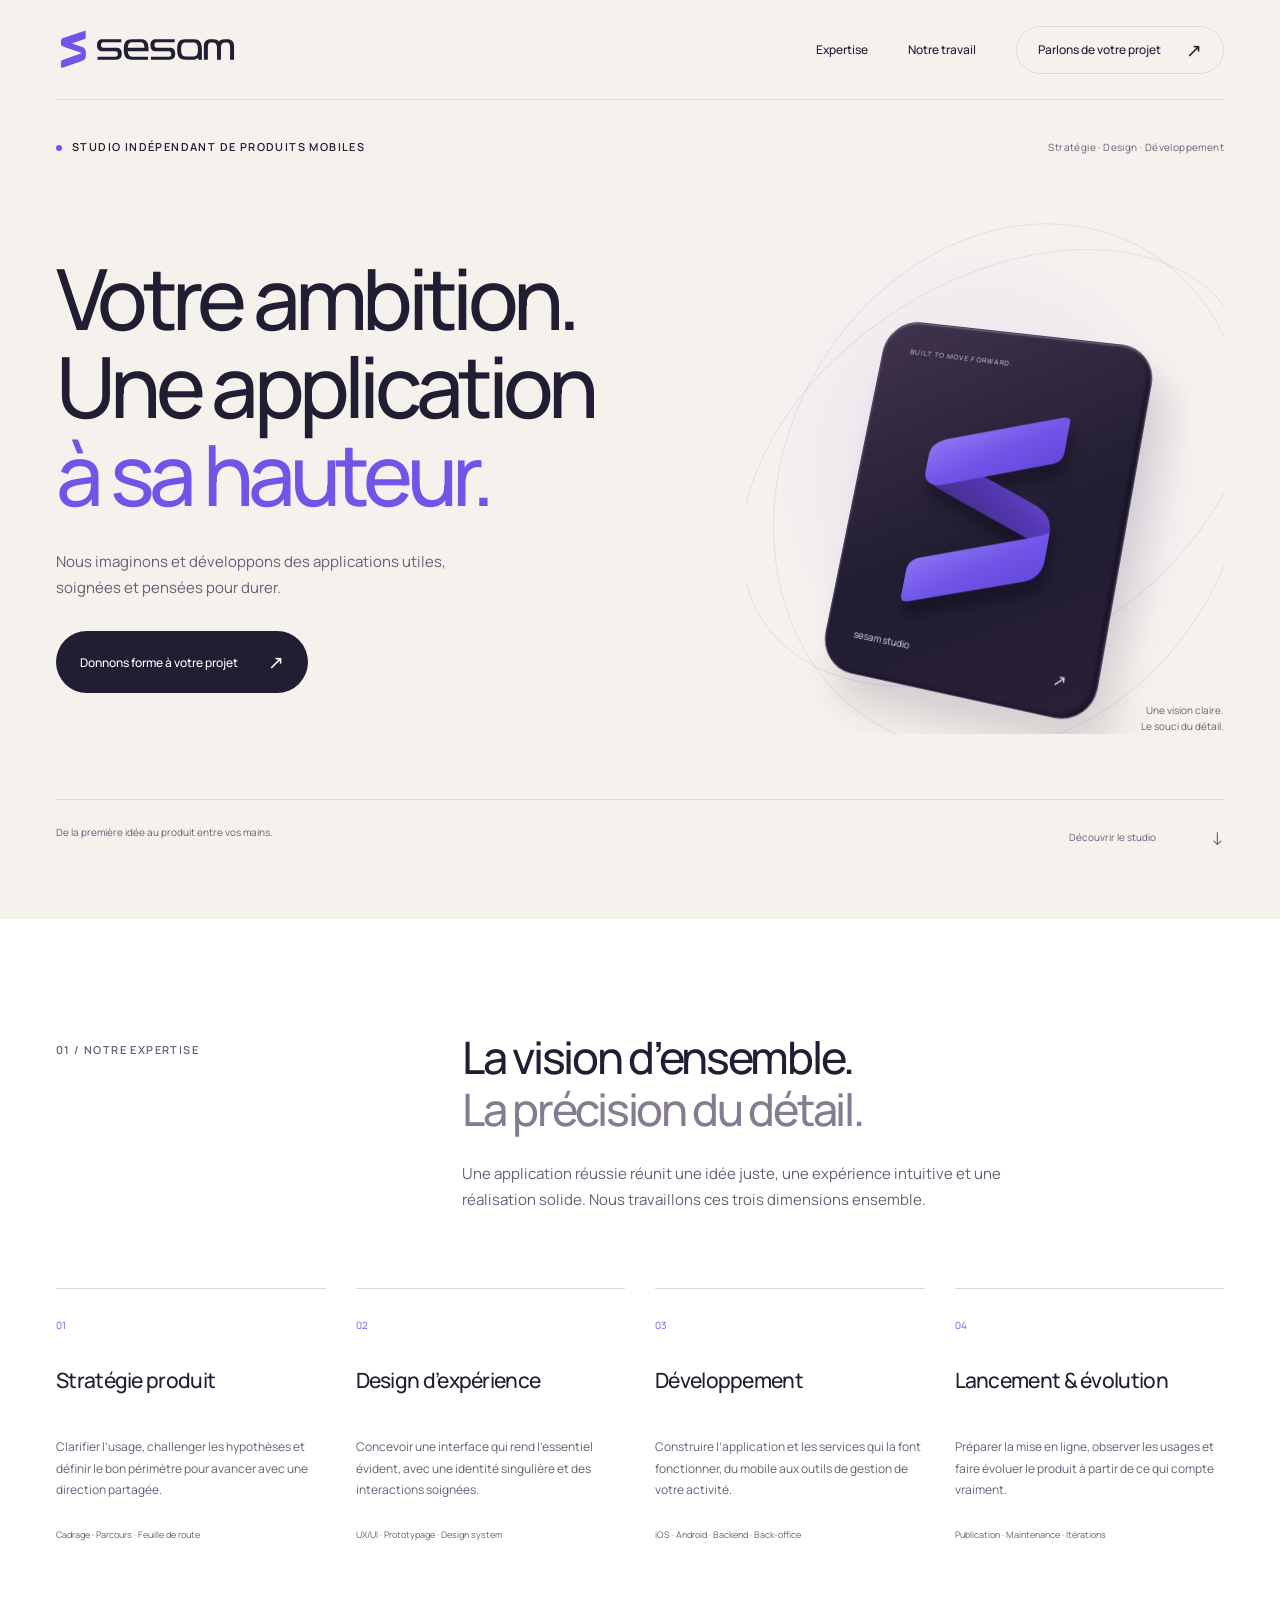
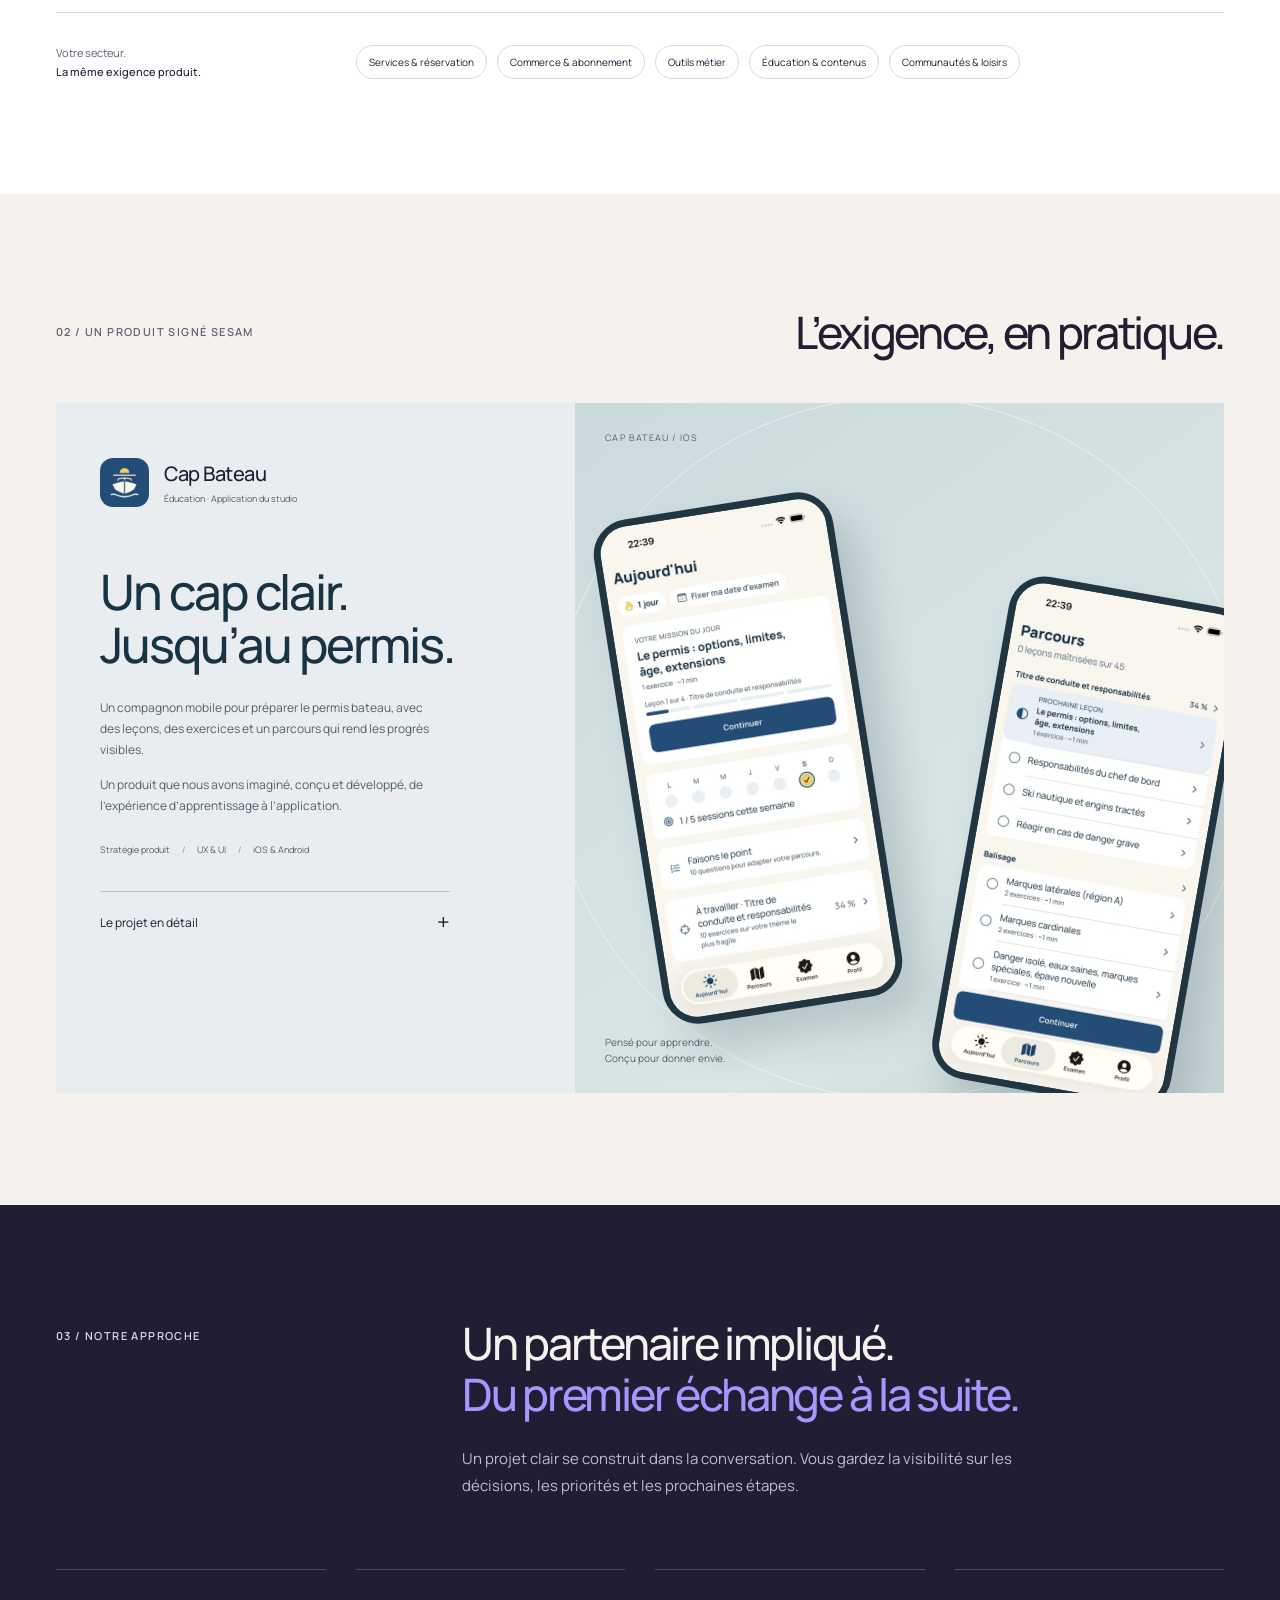
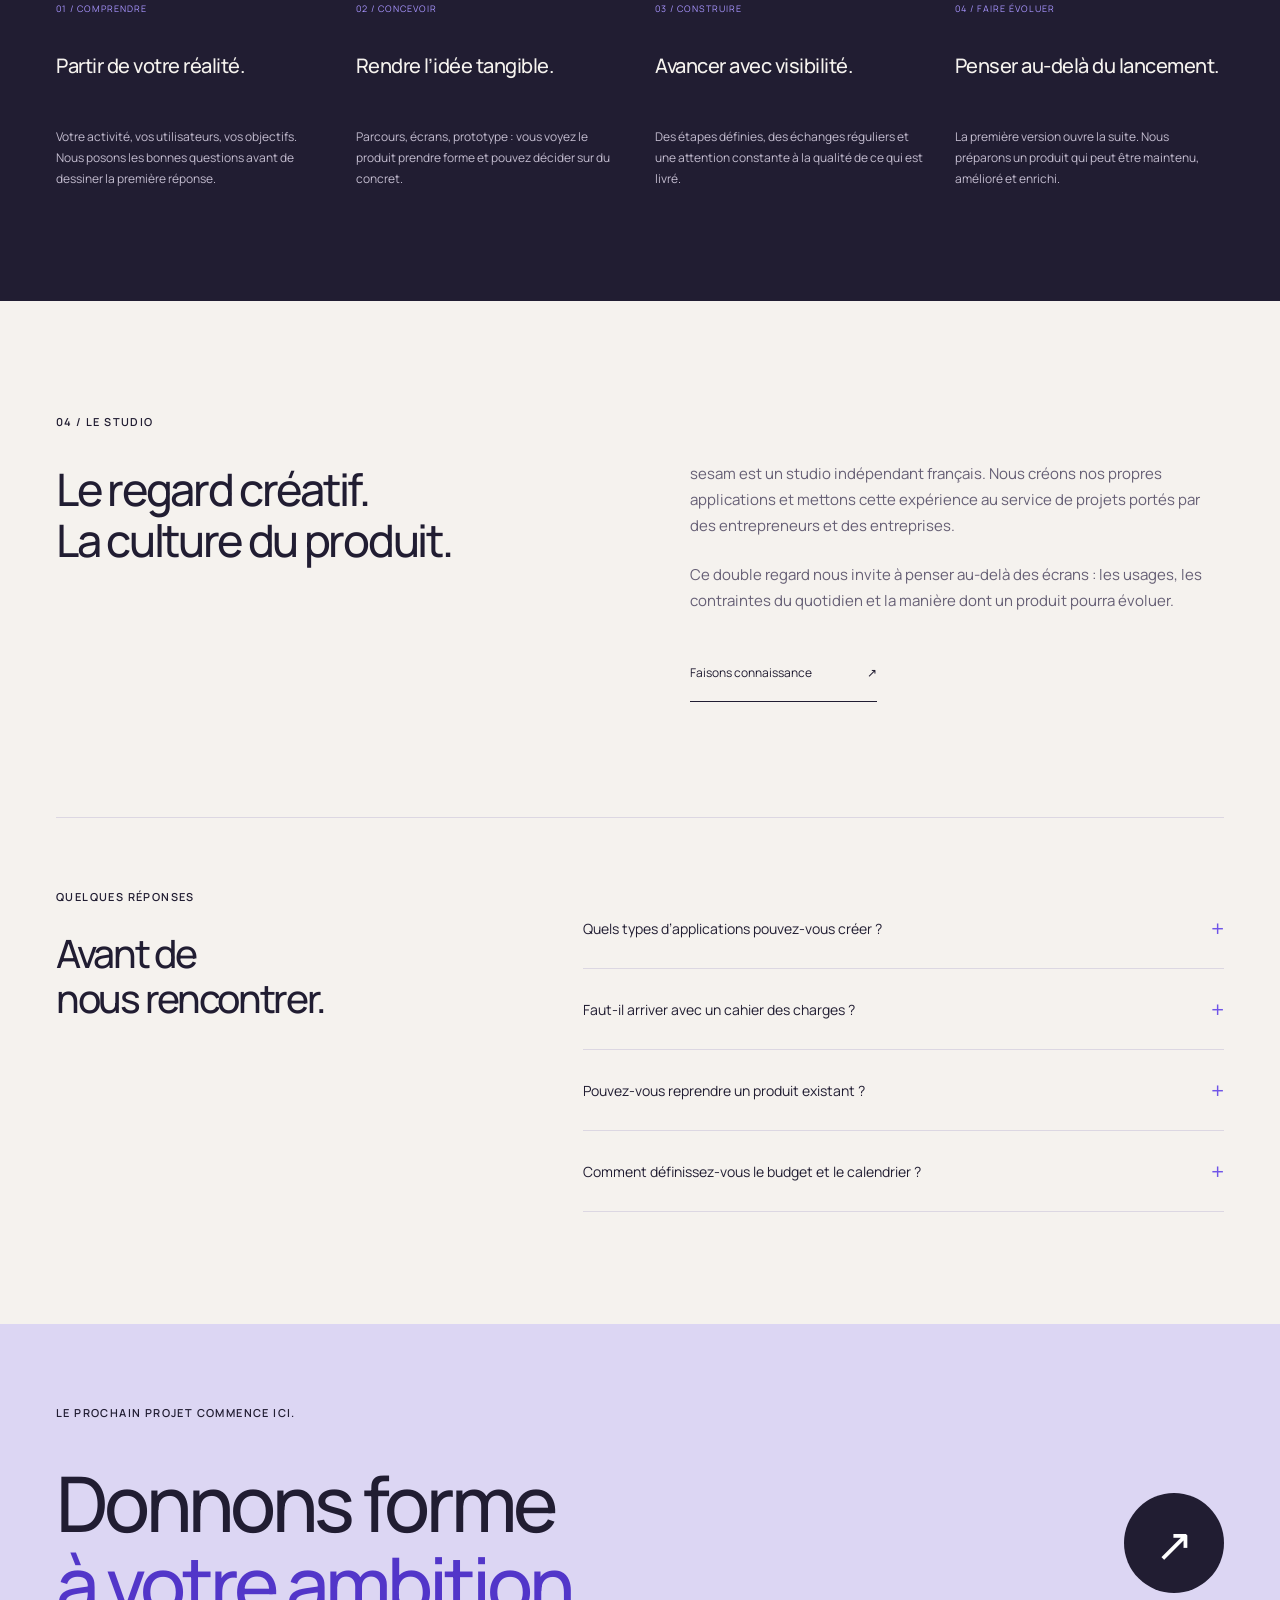
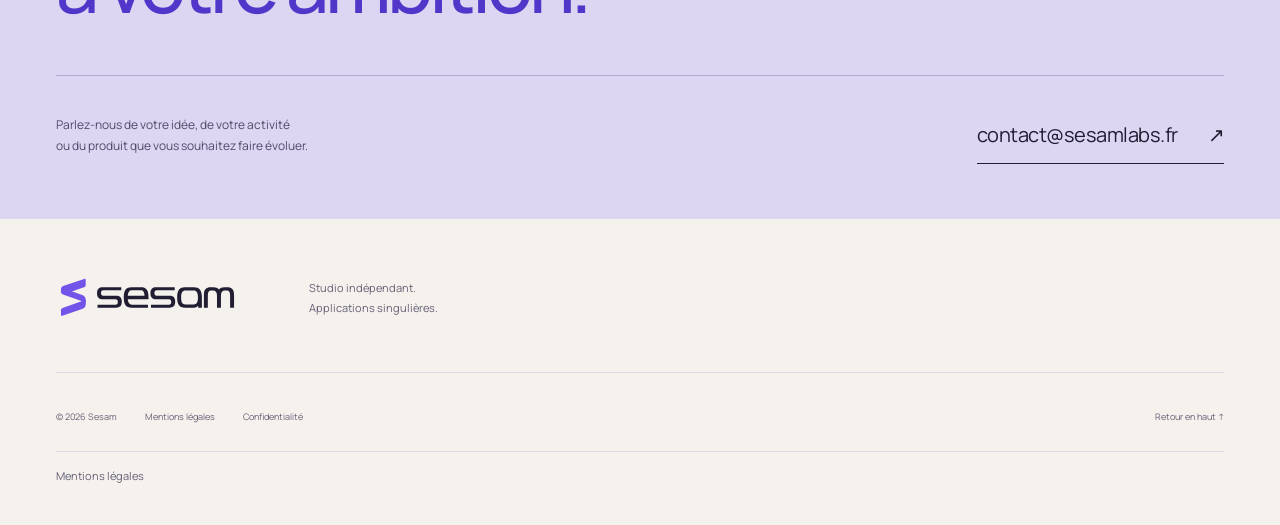
<file: index.html>
<!DOCTYPE html>
<html lang="fr">
<head>
  <meta name="sesam-release" content="f03698fe31d5a8854bf81db31052a1485d4e2d13">
  <meta charset="utf-8">
  <meta name="viewport" content="width=device-width, initial-scale=1">
  <title>Sesam — Studio de création d’applications</title>
  <meta name="description" content="Sesam conçoit et développe des applications mobiles pour les entrepreneurs et les entreprises. Stratégie produit, design et développement iOS et Android.">
  <link rel="canonical" href="https://sesamlabs.fr/">
  <meta name="theme-color" media="(prefers-color-scheme: light)" content="#F5F2EE">
  <meta name="theme-color" media="(prefers-color-scheme: dark)" content="#F5F2EE">
  <meta property="og:type" content="website">
  <meta property="og:site_name" content="Sesam">
  <meta property="og:locale" content="fr_FR">
  <meta property="og:title" content="Sesam — Des applications à la hauteur de vos ambitions">
  <meta property="og:description" content="Sesam conçoit et développe des applications mobiles pour les entrepreneurs et les entreprises. Stratégie produit, design et développement iOS et Android.">
  <meta property="og:url" content="https://sesamlabs.fr/">
  <meta property="og:image" content="https://sesamlabs.fr/assets/og.png">
  <meta property="og:image:width" content="1200">
  <meta property="og:image:height" content="630">
  <meta property="og:image:alt" content="Sesam, studio de création d’applications mobiles.">
  <meta name="twitter:card" content="summary_large_image">
  <link rel="icon" href="assets/favicon.svg" type="image/svg+xml">
  <link rel="icon" href="assets/favicon-32.png" type="image/png" sizes="32x32">
  <link rel="apple-touch-icon" href="assets/apple-touch-icon.png">
  <link rel="preload" href="assets/fonts/Manrope-Variable-latin.woff2" as="font" type="font/woff2" crossorigin>
  <link rel="stylesheet" href="styles.css">
  <script type="application/ld+json">
  {
    "@context": "https://schema.org",
    "@type": "Organization",
    "name": "Sesam",
    "url": "https://sesamlabs.fr/",
    "logo": "https://sesamlabs.fr/assets/apple-touch-icon.png",
    "email": "contact@sesamlabs.fr",
    "foundingDate": "2026",
    "areaServed": "FR",
    "description": "Studio indépendant d'applications mobiles."
  }
  </script>
</head>
<body>
<a class="skip-link" href="#main">Aller au contenu</a>
<header class="site-header"><div class="wrap header-inner">
<a class="wordmark" href="#top" aria-label="Sesam, accueil"><picture><source srcset="assets/symbol.svg" media="(max-width: 23.74em)"><img src="assets/lockup.svg" alt="" width="183" height="47"></picture></a>
<nav class="site-nav" aria-label="Navigation principale"><a href="#expertise">Expertise</a><a href="#applications">Notre travail</a><a class="nav-contact" href="#contact">Parlons de votre projet <span aria-hidden="true">↗</span></a></nav>
</div></header>
<main id="main">
<section class="hero wrap" id="top" aria-labelledby="hero-title">
<div class="hero-top"><p class="eyebrow"><span class="status-dot" aria-hidden="true"></span>Studio indépendant de produits mobiles</p><span class="hero-location">Stratégie · Design · Développement</span></div>
<div class="hero-layout"><div class="hero-copy"><h1 id="hero-title">Votre ambition.<br>Une application<br><span>à sa hauteur.</span></h1>
<p class="hero-description">Nous imaginons et développons des applications utiles, soignées et pensées pour durer.</p>
<a class="button button-dark" href="#contact">Donnons forme à votre projet <span aria-hidden="true">↗</span></a>
</div>
<div class="hero-art" aria-hidden="true"><div class="orbit orbit-one"></div><div class="orbit orbit-two"></div><div class="object-shadow"></div><div class="studio-object"><span class="object-caption">BUILT TO MOVE FORWARD.</span>
<svg viewBox="0 0 140 190" class="object-mark" focusable="false"><defs><linearGradient id="ribbonFront" x1="0" y1="0" x2="1" y2="1"><stop stop-color="#A895FF"/><stop offset=".52" stop-color="#7055E8"/><stop offset="1" stop-color="#563BCC"/></linearGradient><linearGradient id="ribbonBack" x1="0" y1="1" x2="1" y2="0"><stop stop-color="#37245E"/><stop offset=".6" stop-color="#5236AE"/><stop offset="1" stop-color="#7055E8"/></linearGradient></defs><g transform="translate(20 20)"><path d="M0 47C0 40 6 37 15 40L86 65C96 69 100 75 100 84V106C100 98 95 93 86 90L14 65C5 62 0 56 0 47Z" fill="url(#ribbonBack)"/><path d="M100 2V24C100 29 98 32 93 34L15 61C6 64 0 60 0 53V41C0 34 4 30 12 27L94 0C98-1 100-1 100 2Z" fill="url(#ribbonFront)"/><path d="M100 83V103C100 111 96 117 88 120L6 149C2 150 0 149 0 145V127C0 122 3 118 9 116L86 89C94 86 98 84 100 83Z" fill="url(#ribbonFront)"/></g></svg>
<span class="object-bottom"><span>sesam studio</span><span>↗</span></span></div><span class="art-note">Une vision claire.<br>Le souci du détail.</span></div></div>
<div class="hero-foot"><span>De la première idée au produit entre vos mains.</span><a href="#expertise">Découvrir le studio <span aria-hidden="true">↓</span></a></div>
</section>
<section class="intro section" id="expertise" aria-labelledby="expertise-title"><div class="wrap">
<div class="section-heading"><p class="eyebrow">01 / Notre expertise</p><div><h2 id="expertise-title">La vision d’ensemble.<br><span class="quiet">La précision du détail.</span></h2><p class="section-description">Une application réussie réunit une idée juste, une expérience intuitive et une réalisation solide. Nous travaillons ces trois dimensions ensemble.</p></div></div>
<div class="services">
<article class="service"><span class="service-number">01</span><h3>Stratégie produit</h3><p>Clarifier l’usage, challenger les hypothèses et définir le bon périmètre pour avancer avec une direction partagée.</p><span class="service-deliverable">Cadrage · Parcours · Feuille de route</span></article>
<article class="service"><span class="service-number">02</span><h3>Design d’expérience</h3><p>Concevoir une interface qui rend l’essentiel évident, avec une identité singulière et des interactions soignées.</p><span class="service-deliverable">UX/UI · Prototypage · Design system</span></article>
<article class="service"><span class="service-number">03</span><h3>Développement</h3><p>Construire l’application et les services qui la font fonctionner, du mobile aux outils de gestion de votre activité.</p><span class="service-deliverable">iOS · Android · Backend · Back-office</span></article>
<article class="service"><span class="service-number">04</span><h3>Lancement &amp; évolution</h3><p>Préparer la mise en ligne, observer les usages et faire évoluer le produit à partir de ce qui compte vraiment.</p><span class="service-deliverable">Publication · Maintenance · Itérations</span></article>
</div>
<div class="universes"><p>Votre secteur.<br><strong>La même exigence produit.</strong></p><ul><li>Services &amp; réservation</li><li>Commerce &amp; abonnement</li><li>Outils métier</li><li>Éducation &amp; contenus</li><li>Communautés &amp; loisirs</li></ul></div>
</div></section>
<section class="work section" id="applications" aria-labelledby="work-title"><div class="wrap">
<div class="work-heading"><p class="eyebrow">02 / Un produit signé sesam</p><h2 id="work-title">L’exigence, en pratique.</h2></div>
<article class="featured"><div class="project-copy"><div class="project-brand"><img src="assets/capbateau-icon.png" width="64" height="64" alt="Icône Cap Bateau"><div><h3>Cap Bateau</h3><span>Éducation · Application du studio</span></div></div><h4>Un cap clair.<br>Jusqu’au permis.</h4><p>Un compagnon mobile pour préparer le permis bateau, avec des leçons, des exercices et un parcours qui rend les progrès visibles.</p><p>Un produit que nous avons imaginé, conçu et développé, de l’expérience d’apprentissage à l’application.</p><ul class="project-tags"><li>Stratégie produit</li><li>UX &amp; UI</li><li>iOS &amp; Android</li></ul>
<details class="project-details"><summary>Le projet en détail <span aria-hidden="true">+</span></summary><div><p><strong>Le besoin.</strong> Aider les candidats à réviser régulièrement et à identifier les notions à travailler.</p><p><strong>La réponse.</strong> Une mission du jour, un parcours par thème et des examens blancs, dans une interface pensée pour des sessions courtes.</p><p><strong>Notre rôle.</strong> Un produit du studio : conception, design, développement mobile et services associés.</p></div></details>
</div><div class="project-visual"><span class="visual-caption">CAP BATEAU / IOS</span><div class="phone phone-back"><img src="assets/capbateau-path.webp" width="480" height="1044" alt="Cap Bateau : le parcours de révision organisé par thème" loading="lazy"></div><div class="phone phone-front"><img src="assets/capbateau-today.webp" width="480" height="1044" alt="Cap Bateau : la mission du jour et le suivi des révisions" loading="lazy"></div><span class="visual-bottom">Pensé pour apprendre.<br>Conçu pour donner envie.</span></div></article>
</div></section>
<section class="approach section" id="approche" aria-labelledby="approach-title"><div class="wrap">
<div class="section-heading"><p class="eyebrow">03 / Notre approche</p><div><h2 id="approach-title">Un partenaire impliqué.<br><span class="quiet">Du premier échange à la suite.</span></h2><p class="section-description">Un projet clair se construit dans la conversation. Vous gardez la visibilité sur les décisions, les priorités et les prochaines étapes.</p></div></div>
<div class="steps"><article><span>01 / COMPRENDRE</span><h3>Partir de votre réalité.</h3><p>Votre activité, vos utilisateurs, vos objectifs. Nous posons les bonnes questions avant de dessiner la première réponse.</p></article><article><span>02 / CONCEVOIR</span><h3>Rendre l’idée tangible.</h3><p>Parcours, écrans, prototype : vous voyez le produit prendre forme et pouvez décider sur du concret.</p></article><article><span>03 / CONSTRUIRE</span><h3>Avancer avec visibilité.</h3><p>Des étapes définies, des échanges réguliers et une attention constante à la qualité de ce qui est livré.</p></article><article><span>04 / FAIRE ÉVOLUER</span><h3>Penser au-delà du lancement.</h3><p>La première version ouvre la suite. Nous préparons un produit qui peut être maintenu, amélioré et enrichi.</p></article></div>
</div></section>
<section class="studio section" id="philosophie" aria-labelledby="studio-title"><div class="wrap studio-layout"><div><p class="eyebrow">04 / Le studio</p><h2 id="studio-title">Le regard créatif.<br>La culture du produit.</h2></div><div class="studio-copy"><p>sesam est un studio indépendant français. Nous créons nos propres applications et mettons cette expérience au service de projets portés par des entrepreneurs et des entreprises.</p><p>Ce double regard nous invite à penser au-delà des écrans : les usages, les contraintes du quotidien et la manière dont un produit pourra évoluer.</p><a class="text-link" href="#contact">Faisons connaissance <span aria-hidden="true">↗</span></a></div></div></section>
<section class="faq section" aria-labelledby="faq-title"><div class="wrap faq-layout"><div><p class="eyebrow">Quelques réponses</p><h2 id="faq-title">Avant de<br>nous rencontrer.</h2></div><div class="questions">
<details><summary>Quels types d’applications pouvez-vous créer ? <span aria-hidden="true">+</span></summary><p>Des applications grand public aux outils métier : réservation, commerce, contenus, communautés, services ou apprentissage. Nous partons des usages et des contraintes de votre projet pour définir la bonne solution.</p></details>
<details><summary>Faut-il arriver avec un cahier des charges ? <span aria-hidden="true">+</span></summary><p>Non. Une idée, un besoin métier ou un problème utilisateur suffit pour commencer la conversation. Le cadrage permet ensuite de préciser le périmètre, les priorités et les livrables.</p></details>
<details><summary>Pouvez-vous reprendre un produit existant ? <span aria-hidden="true">+</span></summary><p>Oui, après avoir étudié le produit, son code et vos objectifs. Cette première analyse permet de proposer un périmètre adapté : refonte d’expérience, nouvelles fonctionnalités ou évolution technique.</p></details>
<details><summary>Comment définissez-vous le budget et le calendrier ? <span aria-hidden="true">+</span></summary><p>À partir du périmètre, de la complexité et des contraintes identifiées ensemble. Nous privilégions une proposition explicite sur les livrables et les étapes, plutôt qu’une promesse standard avant d’avoir compris le projet.</p></details>
</div></div></section>
<section class="contact section" id="contact" aria-labelledby="contact-title"><div class="wrap"><p class="eyebrow">Le prochain projet commence ici.</p><div class="contact-heading"><h2 id="contact-title">Donnons forme<br><span>à votre ambition.</span></h2><a class="contact-arrow" href="mailto:contact@sesamlabs.fr?subject=Un%20projet%20avec%20Sesam" aria-label="Écrire à Sesam pour parler de votre projet">↗</a></div><div class="contact-bottom"><p>Parlez-nous de votre idée, de votre activité<br>ou du produit que vous souhaitez faire évoluer.</p><a href="mailto:contact@sesamlabs.fr?subject=Un%20projet%20avec%20Sesam">contact@sesamlabs.fr <span aria-hidden="true">↗</span></a></div></div></section>
</main>
<footer class="site-footer"><div class="wrap"><div class="footer-top"><a class="wordmark" href="#top" aria-label="Sesam, retour en haut de page"><picture><source srcset="assets/symbol.svg" media="(max-width: 23.74em)"><img src="assets/lockup.svg" alt="" width="183" height="47"></picture></a><p>Studio indépendant.<br>Applications singulières.</p></div><div class="footer-bottom"><span>© 2026 Sesam</span><a href="#mentions-legales">Mentions légales</a><a href="mailto:privacy@sesamlabs.fr">Confidentialité</a><a href="#top">Retour en haut ↑</a></div><details class="legal" id="mentions-legales">
        <summary>Mentions légales</summary>
        <p>Ce site est édité par Victor Morel, entrepreneur individuel exerçant sous le nom commercial Sesam, SIRET 992 008 607 00010, 25 rue du Landy, 93400 Saint-Ouen-sur-Seine, contact@sesamlabs.fr. Directeur de la publication&nbsp;: Victor Morel.</p>
        <p>Hébergement&nbsp;: GitHub, Inc., 88 Colin P. Kelly Jr. Street, San Francisco, CA 94107, États-Unis (GitHub Pages).</p>
        <p>Ce site ne dépose aucun cookie et Sesam n'y collecte aucune donnée personnelle. Pour servir les pages et protéger le service, l'hébergeur traite techniquement l'adresse IP des visiteurs dans ses journaux, selon sa propre politique de confidentialité. Les applications éditées par Sesam ont chacune leurs propres conditions d'utilisation et politique de confidentialité, accessibles depuis l'application.</p>
      </details></div></footer>
</body></html>
</file>
<file: styles.css>
@import url("tokens.css");
:root{color-scheme:light;--paper:var(--sesam-brand-offwhite);--ink:var(--sesam-brand-aubergine);--iris:var(--sesam-brand-iris);--muted:var(--sesam-brand-muted);--lilac:var(--sesam-brand-lilac);--line:#dcd7e2;--font-body:"Manrope",Arial,sans-serif}
*{box-sizing:border-box}html{scroll-behavior:auto;scroll-padding-top:104px}body{margin:0;background:var(--paper);color:var(--ink);font-family:var(--font-body);-webkit-font-smoothing:antialiased}a{color:inherit;text-decoration:none}img{display:block;max-width:100%;height:auto}button,a,summary{-webkit-tap-highlight-color:transparent}a:focus-visible,summary:focus-visible{outline:3px solid var(--iris);outline-offset:6px}p{margin:0;line-height:1.75}h1,h2,h3,h4{margin:0;font-weight:500}ul{list-style:none;padding:0;margin:0}.wrap{width:min(1320px,calc(100% - 112px));margin-inline:auto}.section{padding:112px 0}.eyebrow{font-size:11px;font-weight:600;letter-spacing:1.4px;text-transform:uppercase;line-height:1.6}.skip-link{position:fixed;top:-100px;left:20px;padding:15px;background:var(--ink);color:white;z-index:100}.skip-link:focus{top:15px}.site-header{position:sticky;top:0;background:rgba(245,242,238,.96);backdrop-filter:blur(18px);z-index:20}.header-inner{display:flex;align-items:center;justify-content:space-between;min-height:100px;border-bottom:1px solid var(--line)}.wordmark{display:inline-flex;align-items:center;min-height:48px;flex:none}.wordmark img{width:183px}.site-nav{display:flex;gap:40px;align-items:center;font-size:12px;font-weight:500}.site-nav>a{min-height:48px;display:flex;align-items:center}.site-nav>a:hover{color:var(--iris)}.nav-contact{border:1px solid var(--line);padding:0 21px;border-radius:30px;gap:25px}.nav-contact span{font-size:19px}.hero{padding-top:38px}.hero-top{display:flex;justify-content:space-between;align-items:center}.status-dot{display:inline-block;width:6px;height:6px;background:var(--iris);border-radius:50%;margin-right:10px}.hero-location{font-size:10px;color:var(--muted);letter-spacing:.4px}.hero-layout{display:grid;grid-template-columns:1.4fr 1fr;gap:20px;align-items:center;padding:58px 0 65px}.hero-copy{position:relative;z-index:2}h1{font-size:clamp(62px,6.6vw,104px);line-height:1.045;letter-spacing:-5.7px;font-weight:500}h1 span{color:var(--iris)}.hero-description{max-width:450px;font-size:15px;color:var(--muted);margin:30px 0}.button{display:inline-flex;align-items:center;justify-content:space-between;gap:30px;padding:18px 24px;border-radius:32px;font-size:12px;font-weight:500;min-height:54px;transition:background .18s,color .18s,transform .18s}.button-dark{background:var(--ink);color:white}.button:hover{background:var(--iris);color:white;transform:translateY(-2px)}.button span{font-size:19px}.hero-art{position:relative;height:520px;display:grid;place-items:center;isolation:isolate;overflow:hidden}.hero-art::before{content:"";position:absolute;inset:0;background:radial-gradient(ellipse,#dcd6f3a8 0%,transparent 68%);z-index:-1}.orbit{position:absolute;left:-6%;top:13%;width:117%;height:72%;border:1px solid #cdc4df70;border-radius:50%;transform:rotate(-33deg)}.orbit-two{width:95%;height:105%;left:8%;top:0;transform:rotate(28deg)}.studio-object{width:285px;height:370px;border:1px solid #544264;border-radius:36px;background:linear-gradient(150deg,#41334e,#211d32 56%,#292039);box-shadow:18px 30px 35px #211d3225,inset 0 1px 2px #ffffff50,inset -5px -2px 3px #05000f50;transform:perspective(1000px) rotateY(-15deg) rotateX(8deg) rotateZ(9deg);position:relative;display:flex;align-items:center;justify-content:center}.object-caption{position:absolute;top:27px;left:30px;font-size:7px;color:var(--lilac);letter-spacing:1.3px}.object-mark{width:195px;height:264px;filter:drop-shadow(5px 14px 6px #07021355)}.object-bottom{position:absolute;bottom:24px;left:30px;right:30px;color:var(--lilac);font-size:10px;display:flex;justify-content:space-between}.object-bottom>span:last-child{font-size:16px}.art-note{position:absolute;bottom:0;right:0;font-size:10px;line-height:1.6;color:var(--muted);text-align:right}.hero-foot{display:flex;justify-content:space-between;border-top:1px solid var(--line);padding:25px 0;font-size:10px;color:var(--muted)}.hero-foot a{display:flex;align-items:center;gap:55px}.hero-foot span:last-child{font-size:18px}.intro{background:#fff;margin-top:45px}.section-heading{display:grid;grid-template-columns:1fr 2.2fr;gap:60px}.section-heading>.eyebrow{padding-top:10px;color:var(--muted)}h2{font-size:clamp(35px,3.5vw,55px);line-height:1.16;letter-spacing:-2.3px}.quiet{color:#847c92}.section-description{font-size:15px;color:var(--muted);max-width:600px;margin-top:26px}.services{display:grid;grid-template-columns:repeat(4,1fr);gap:30px;margin-top:75px}.service{border-top:1px solid var(--line);padding-top:23px}.service-number{font-size:10px;color:var(--iris)}.service h3{font-size:21px;letter-spacing:-.7px;margin:32px 0 18px;min-height:52px}.service p{font-size:12px;color:var(--muted);line-height:1.8}.service-deliverable{font-size:9px;display:block;margin-top:26px;color:var(--muted);line-height:1.7}.universes{margin-top:70px;padding-top:30px;border-top:1px solid var(--line);display:flex;gap:70px;align-items:center}.universes p{font-size:11px;flex:0 0 230px;color:var(--muted)}.universes strong{color:var(--ink);font-weight:500}.universes ul{display:flex;gap:10px;flex-wrap:wrap}.universes li{font-size:10px;padding:9px 12px;border:1px solid var(--line);border-radius:30px}.work-heading{display:flex;justify-content:space-between;align-items:center;margin-bottom:45px}.work-heading .eyebrow{color:var(--muted)}.featured{display:grid;grid-template-columns:1fr 1.25fr;background:#e9edf0;overflow:hidden}.project-copy{padding:55px 44px;position:relative;z-index:2}.project-brand{display:flex;align-items:center;gap:15px}.project-brand img{width:49px;border-radius:13px}.project-brand h3{font-size:20px;letter-spacing:-.5px}.project-brand span{font-size:9px;color:#50616b;display:block;margin-top:5px}.project-copy h4{font-size:49px;letter-spacing:-2px;line-height:1.1;margin:58px 0 25px;color:#183344}.project-copy>p{font-size:12px;color:#50616b;margin-top:14px;max-width:330px}.project-tags{display:flex;flex-wrap:wrap;gap:12px;margin-top:27px}.project-tags li{font-size:9px;color:#50616b}.project-tags li+li::before{content:"/";margin-right:12px;color:#8c9ba3}.project-details{margin-top:35px;max-width:350px;border-top:1px solid #b7c2c8}.project-details summary{font-size:12px;cursor:pointer;display:flex;justify-content:space-between;align-items:center;min-height:60px}.project-details summary span{font-size:22px}.project-details p{font-size:11px;margin-bottom:14px;color:#50616b}.project-visual{position:relative;min-height:690px;background:linear-gradient(145deg,#ccdadd,#dae5e5 70%,#c6d5d6);overflow:hidden}.project-visual::before{content:"";width:700px;height:700px;border:1px solid #ffffff80;border-radius:50%;position:absolute;left:50%;top:50%;transform:translate(-50%,-50%)}.visual-caption{position:absolute;left:30px;top:28px;font-size:9px;letter-spacing:1.2px;color:#50616b}.phone{position:absolute;width:242px;border:5px solid #203643;border-radius:36px;background:#203643;padding:2px;box-shadow:20px 28px 40px #233c4930;overflow:hidden}.phone img{width:100%;border-radius:28px}.phone-back{right:2%;top:185px;transform:rotate(10deg)}.phone-front{left:8%;top:100px;transform:rotate(-9deg)}.visual-bottom{position:absolute;bottom:27px;left:30px;font-size:10px;line-height:1.6;color:#50616b}.approach{background:var(--ink);color:var(--paper)}.approach .section-heading>.eyebrow{color:var(--lilac)}.approach .quiet{color:var(--sesam-brand-iris-on-dark)}.approach .section-description{color:#c3bccf}.steps{display:grid;grid-template-columns:repeat(4,1fr);gap:30px;margin-top:70px}.steps article{border-top:1px solid #51485e;padding-top:25px}.steps article>span{font-size:9px;letter-spacing:1px;color:var(--sesam-brand-iris-on-dark)}.steps h3{font-size:20px;line-height:1.4;letter-spacing:-.5px;margin:35px 0 18px;min-height:56px}.steps p{font-size:12px;color:#c3bccf}.studio{padding-bottom:90px}.studio-layout{display:grid;grid-template-columns:1fr 1fr;gap:100px}.studio h2{margin-top:32px}.studio-copy{padding-top:48px}.studio-copy p{font-size:15px;color:var(--muted);margin-bottom:22px}.text-link{display:inline-flex;gap:55px;align-items:center;border-bottom:1px solid var(--ink);font-size:12px;padding-bottom:11px;margin-top:18px;min-height:48px}.text-link:hover{color:var(--iris);border-color:var(--iris)}.faq{padding-top:25px}.faq-layout{display:grid;grid-template-columns:1fr 1.5fr;gap:100px;border-top:1px solid var(--line);padding-top:70px}.faq h2{margin-top:25px;font-size:39px}.questions details{border-bottom:1px solid var(--line)}.questions summary{display:flex;justify-content:space-between;align-items:center;gap:20px;min-height:80px;cursor:pointer;font-size:14px;line-height:1.5;list-style:none;padding:20px 0}.questions summary span{font-size:23px;color:var(--iris);transition:transform .2s}.questions details[open] summary span,.project-details[open] summary span{transform:rotate(45deg)}summary::-webkit-details-marker{display:none}.questions details>p{font-size:13px;color:var(--muted);padding-bottom:28px;max-width:540px}.contact{background:var(--lilac);padding-top:80px;padding-bottom:55px}.contact-heading{display:flex;align-items:center;justify-content:space-between;padding:40px 0 50px;gap:30px}.contact h2{font-size:clamp(50px,6vw,91px);letter-spacing:-4px;line-height:1.06}.contact h2 span{color:var(--sesam-brand-iris-deep)}.contact-arrow{flex-shrink:0;display:grid;place-items:center;width:100px;height:100px;background:var(--ink);color:white;border-radius:50%;font-size:46px;transition:transform .2s,background .2s}.contact-arrow:hover{transform:rotate(8deg);background:var(--iris)}.contact-bottom{display:flex;justify-content:space-between;align-items:center;border-top:1px solid #b7accf;padding-top:30px}.contact-bottom p{font-size:12px;color:#554967}.contact-bottom a{font-size:20px;letter-spacing:-.5px;border-bottom:1px solid var(--ink);padding:15px 0;display:flex;gap:30px}.site-footer{padding:55px 0 25px}.footer-top{display:flex;align-items:center;gap:70px;padding-bottom:50px}.footer-top p{font-size:11px;color:var(--muted)}.footer-top>a:last-child{font-size:11px;margin-left:auto;display:flex;gap:20px;align-items:center;min-height:48px}.footer-bottom{display:flex;gap:28px;border-top:1px solid var(--line);padding-top:20px;align-items:center;font-size:9px;color:var(--muted)}.footer-bottom a{min-height:48px;display:flex;align-items:center}.footer-bottom a:last-child{margin-left:auto}.legal{margin-top:10px;border-top:1px solid var(--line);font-size:11px;color:var(--muted)}.legal summary{min-height:48px;display:flex;align-items:center;cursor:pointer}.legal p{max-width:900px;margin-bottom:15px}.notfound{padding-top:90px;padding-bottom:110px}.notfound .section-title{font-size:55px;margin:20px 0}.notfound .hero-actions{margin-top:25px}.notfound .button{background:var(--ink);color:white}
@media(min-width:1600px){.hero-layout{padding:70px 0 90px}.hero-art{height:580px}.studio-object{width:320px;height:415px}.object-mark{width:225px;height:300px}}
@media(max-width:1100px){.wrap{width:calc(100% - 64px)}h1{font-size:66px;letter-spacing:-3.8px}.hero-layout{grid-template-columns:1.3fr 1fr;gap:0}.hero-art{height:470px}.studio-object{width:235px;height:320px}.object-mark{width:170px;height:230px}.hero-description{font-size:14px;max-width:390px}.services,.steps{gap:22px}.service h3{font-size:19px}.section-heading{gap:35px;grid-template-columns:1fr 2.5fr}.project-copy{padding:40px 30px}.project-visual{min-height:650px}.phone{width:210px;border-radius:31px}.phone-front{left:4%}.phone-back{right:-8%;top:195px}.project-copy h4{font-size:43px}.studio-layout,.faq-layout{gap:60px}.universes{gap:30px}.universes p{flex-basis:210px}}
@media(max-width:800px){.wrap{width:calc(100% - 44px)}.header-inner{min-height:82px}.wordmark img{width:158px}.site-nav{gap:22px;font-size:11px}.nav-contact{padding:0 13px;gap:12px}.hero-location{display:none}.hero-layout{padding:35px 0 40px;grid-template-columns:1.6fr 1fr}h1{font-size:55px;letter-spacing:-3px}.hero-art{height:400px}.studio-object{width:180px;height:265px;border-radius:28px}.object-mark{width:140px;height:190px}.object-caption{font-size:5px;left:22px}.object-bottom{left:22px;right:22px;font-size:8px}.hero-description{max-width:330px;font-size:13px}.art-note{font-size:9px}.section{padding:80px 0}.intro{margin-top:20px}.section-heading{grid-template-columns:1fr;gap:25px}.services,.steps{grid-template-columns:1fr 1fr;gap:35px;margin-top:45px}.service h3,.steps h3{min-height:0;margin-top:20px}.universes{align-items:flex-start;flex-direction:column;gap:20px;margin-top:45px}.universes p{flex-basis:auto}.work-heading{display:block}.work-heading h2{margin-top:25px}.featured{grid-template-columns:1fr 1fr}.project-copy{padding:35px 25px}.project-brand{gap:10px}.project-brand h3{font-size:19px}.project-brand img{width:40px}.project-copy h4{font-size:36px;margin-top:38px}.project-visual{min-height:650px}.phone{width:200px}.phone-front{left:10%;top:95px;transform:rotate(-6deg)}.phone-back{right:-40%;top:230px;transform:rotate(10deg)}.visual-caption{left:20px;font-size:8px}.studio-layout,.faq-layout{gap:30px}.studio-copy{padding-top:35px}.studio-copy p{font-size:13px}.faq{padding-top:10px}.faq h2{font-size:32px}.questions summary{font-size:12px}.contact h2{letter-spacing:-3px}.contact-arrow{width:78px;height:78px;font-size:35px}.footer-top{gap:35px}.contact-bottom a{font-size:17px}}
@media(max-width:580px){html{scroll-padding-top:90px}.wrap{width:calc(100% - 36px)}.header-inner{min-height:74px}.wordmark img{width:160px}.site-nav{gap:14px;font-size:10px}.nav-contact{border:0;padding:0;font-size:0;gap:0}.nav-contact span{font-size:23px;width:36px;height:48px;display:grid;place-items:center}.hero{padding-top:26px}.eyebrow{font-size:9px;letter-spacing:1px}.hero-layout{display:block;padding:27px 0 25px}h1{font-size:clamp(44px,10.7vw,62px);letter-spacing:-2.7px;line-height:1.1}.hero-description{font-size:13px;max-width:360px;margin:24px 0}.button{padding:17px 21px;font-size:11px;gap:35px}.hero-art{height:285px;width:100%;margin-top:25px;overflow:hidden}.studio-object{width:163px;height:222px;border-radius:23px;transform:perspective(1000px) rotateY(-15deg) rotateX(8deg) rotateZ(9deg)}.object-mark{width:118px;height:160px}.object-caption{font-size:4.5px;top:20px}.object-bottom{bottom:17px;font-size:7px}.orbit-one{width:90%;height:65%;left:4%;top:14%}.orbit-two{width:70%;height:90%;left:15%;top:2%}.art-note{right:4px;bottom:10px;font-size:8px}.hero-foot{font-size:9px;gap:25px;padding:20px 0;align-items:center}.hero-foot>span{max-width:170px}.hero-foot a{gap:20px;font-size:0}.hero-foot a span{font-size:21px}.section{padding:60px 0}h2{font-size:34px;letter-spacing:-1.7px}.section-description{font-size:13px;margin-top:22px}.intro{margin-top:15px}.services{gap:32px 23px}.service h3{font-size:18px;letter-spacing:-.5px;line-height:1.4;min-height:50px;margin:22px 0 12px}.service p{font-size:11px}.service-deliverable{font-size:8px;margin-top:18px}.universes{margin-top:40px}.universes li{font-size:9px}.work-heading{margin-bottom:30px}.featured{grid-template-columns:1fr}.project-copy{padding:35px 26px}.project-copy h4{font-size:43px}.project-copy>p{max-width:none}.project-brand h3{font-size:21px}.project-brand img{width:48px}.project-details{max-width:none}.project-visual{min-height:540px}.phone{width:200px}.phone-front{top:65px;left:9%;transform:rotate(-8deg)}.phone-back{right:1%;top:130px;transform:rotate(9deg)}.visual-bottom{left:20px;bottom:15px;font-size:8px}.steps{gap:35px 25px}.steps h3{font-size:18px}.steps p{font-size:11px}.steps article>span{font-size:8px}.studio-layout,.faq-layout{grid-template-columns:1fr;gap:28px}.studio-copy{padding-top:0}.studio-copy p{font-size:14px}.studio h2{margin-top:22px}.faq{padding-top:0}.faq-layout{padding-top:45px}.faq h2{font-size:34px}.questions summary{font-size:13px;min-height:80px}.questions details>p{font-size:12px}.contact h2{font-size:clamp(30px,8.7vw,45px);letter-spacing:-1.8px}.contact-heading{gap:15px;padding:35px 0}.contact-arrow{width:55px;height:55px;font-size:28px}.contact-bottom{display:block;padding-top:24px}.contact-bottom p{font-size:11px}.contact-bottom a{display:inline-flex;font-size:19px;margin-top:15px;gap:28px}.footer-top{flex-wrap:wrap;gap:25px;padding-bottom:30px}.footer-top p{font-size:10px;margin-left:auto}.footer-top>a:last-child{margin-left:0;width:100%;justify-content:space-between}.footer-bottom{gap:14px;flex-wrap:wrap;font-size:8px}.footer-bottom a:last-child{margin-left:0}.site-footer{padding-top:35px}.legal{font-size:10px}.notfound .section-title{font-size:40px}.notfound{padding-top:50px}}
@media(prefers-reduced-motion:reduce){html{scroll-behavior:auto}*,*::before,*::after{transition:none!important;animation:none!important}}

@media(max-width:360px){.site-header .wordmark img{width:108px}.site-nav{gap:10px}.hero .eyebrow{font-size:8px}.service h3{font-size:16px}}

@media(max-width:360px){.hero h1{font-size:36px;letter-spacing:-1.9px}.site-header .wordmark img{width:100px}}
/* Under 380px the lockup (160px minimum) and the nav no longer share the header: the symbol alone, 28px tall (24px minimum). */
@media(max-width:379.98px){.wordmark img{width:auto;height:28px}}
</file>
